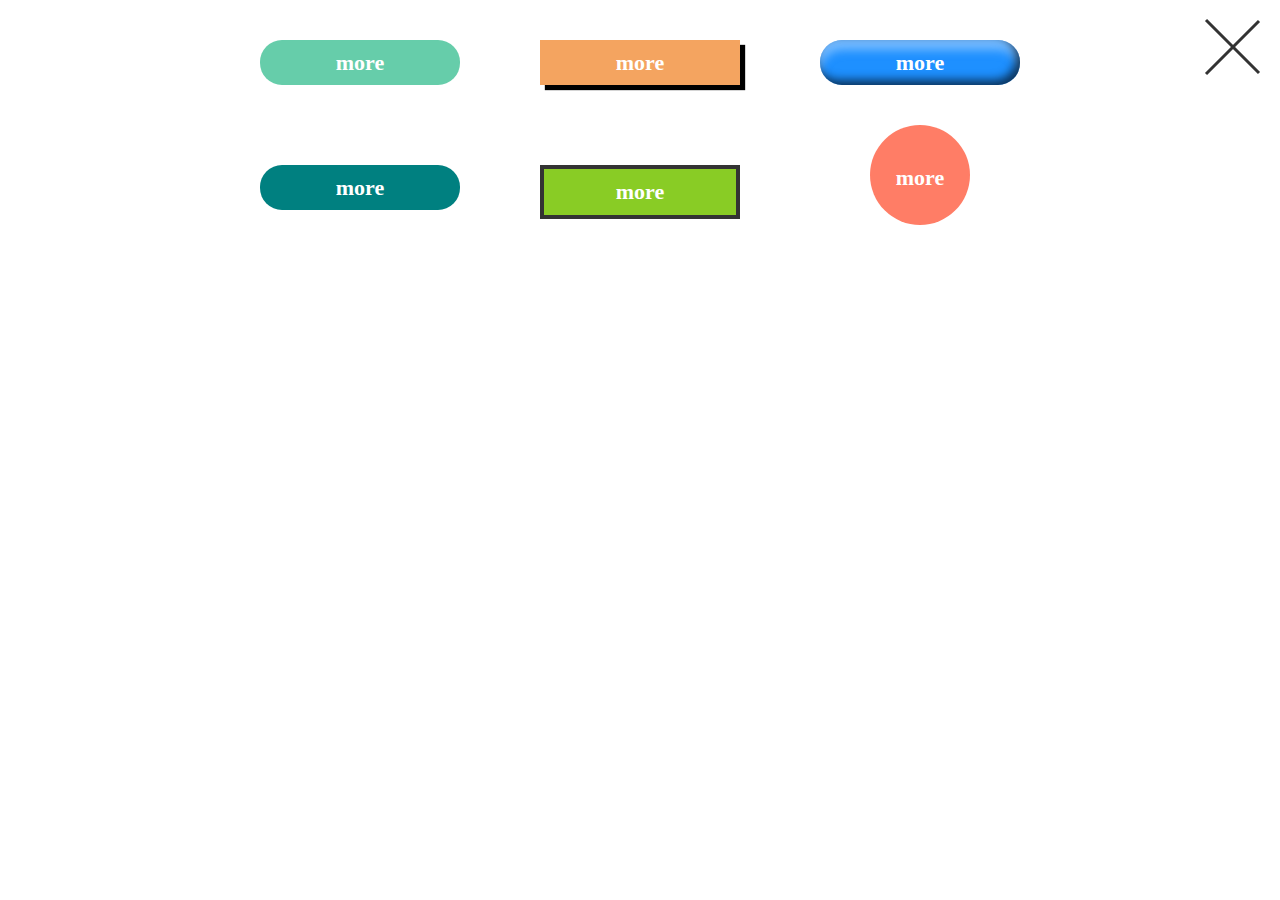
<file: button/index.html>
<!doctype html>
<html lang="ja">

<head>
  <meta charset="utf-8">
  <title>button</title>
  <link rel="stylesheet" href="css/reset.css">
  <link rel="stylesheet" href="css/style.css">
</head>

<body>

  <div class="flex">
    <p class="b1"><a href="#">more</a></p>
    <p class="b2"><a href="#">more</a></p>
    <p class="b3"><a href="#"><span>more</span></a></p>
  </div>
  <div class="flex">
    <p class="b4"><a href="#">more</a></p>
    <p class="b5"><a href="#">more</a></p>
    <p class="b6"><a href="#">more</a></p>
  </div>


  <!-- 閉じるボタン -->
  <div class="close_btm" type="button" onclick="window.close();"></div>


</body>

</html>
</file>
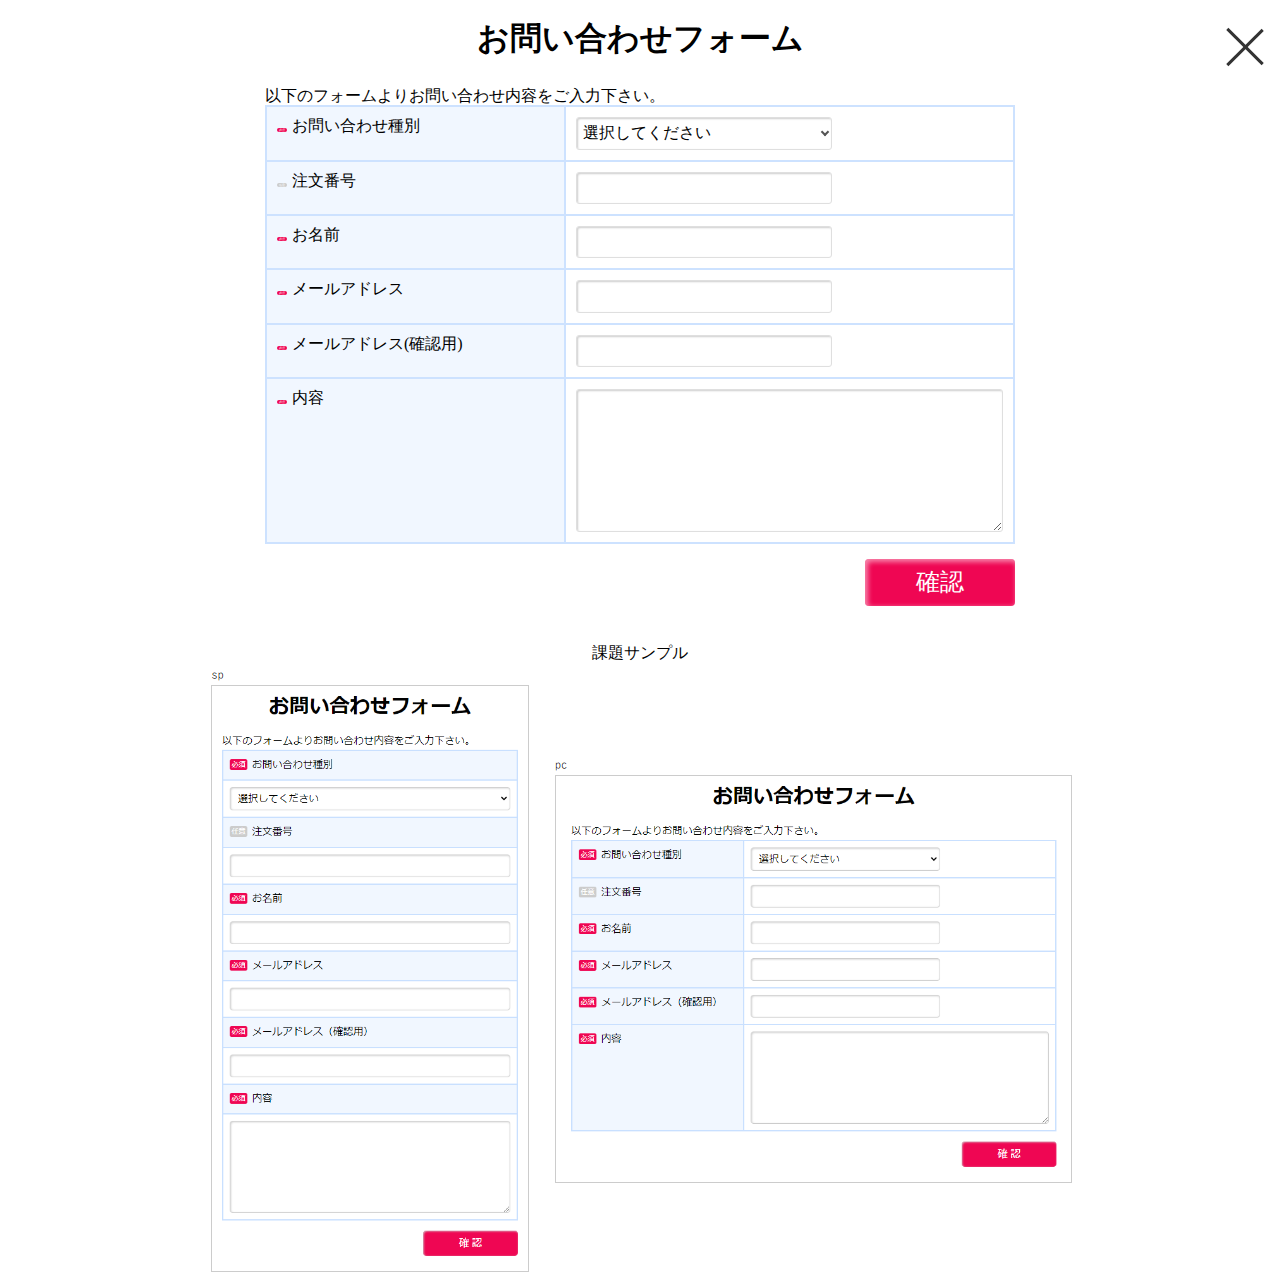
<file: form/index.html>
<!DOCTYPE html>
<html lang="ja">

<head>
	<meta charset="UTF-8">
	<meta http-equiv="X-UA-Compatible" content="IE=edge">
	<meta name="viewport" content="width=device-width, initial-scale=1.0">
	<link rel="stylesheet" href="css/reset.css">
	<link rel="stylesheet" href="css/style.css">
	<title>form</title>
</head>

<body>
	<main>
		<h1>お問い合わせフォーム</h1>
		<p>以下のフォームよりお問い合わせ内容をご入力下さい。</p>
		<div class="form">
			<p class="ue"><span class="hissu">必須</span>お問い合わせ種別</p>
			<div class="yazirusi border">
				<select name="category">
					<option value="選択してください">選択してください</option>
					<option value="#">#</option>
				</select>
			</div>
			<p class="ue"><span class="nini">任意</span>注文番号</p>
			<div class="border">
				<input type="text" name="order_number">
			</div>
			<p class="ue"><span class="hissu">必須</span>お名前</p>
			<div class="border">
				<input type="text" name="user_name">
			</div>
			<p class="ue"><span class="hissu">必須</span>メールアドレス</p>
			<div class="border">
				<input type="email" name="user_mail">
			</div>
			<p class="ue"><span class="hissu">必須</span>メールアドレス(確認用)</p>
			<div class="border">
				<input type="email" name="user_mail">
			</div>
			<p class="ue"><span class="hissu">必須</span>内容</p>
			<div class="border">
				<textarea name="message" rows="7"></textarea>
			</div>
		</div><!-- form -->


		<div class="button">
			<a href="#">確認</a>
		</div>
	</main>


	<div class="sample">
		<h2>課題サンプル</h2>
		<div class="images">
			<img src="image/sample_sp.png" alt="sample_sp">
			<img src="image/sample_pc.png" alt="sample_pc">
		</div>

		<!-- 閉じるボタン -->
		<div class="close_btm" type="button" onclick="window.close();"></div>

	</div>





</body>

</html>
</file>
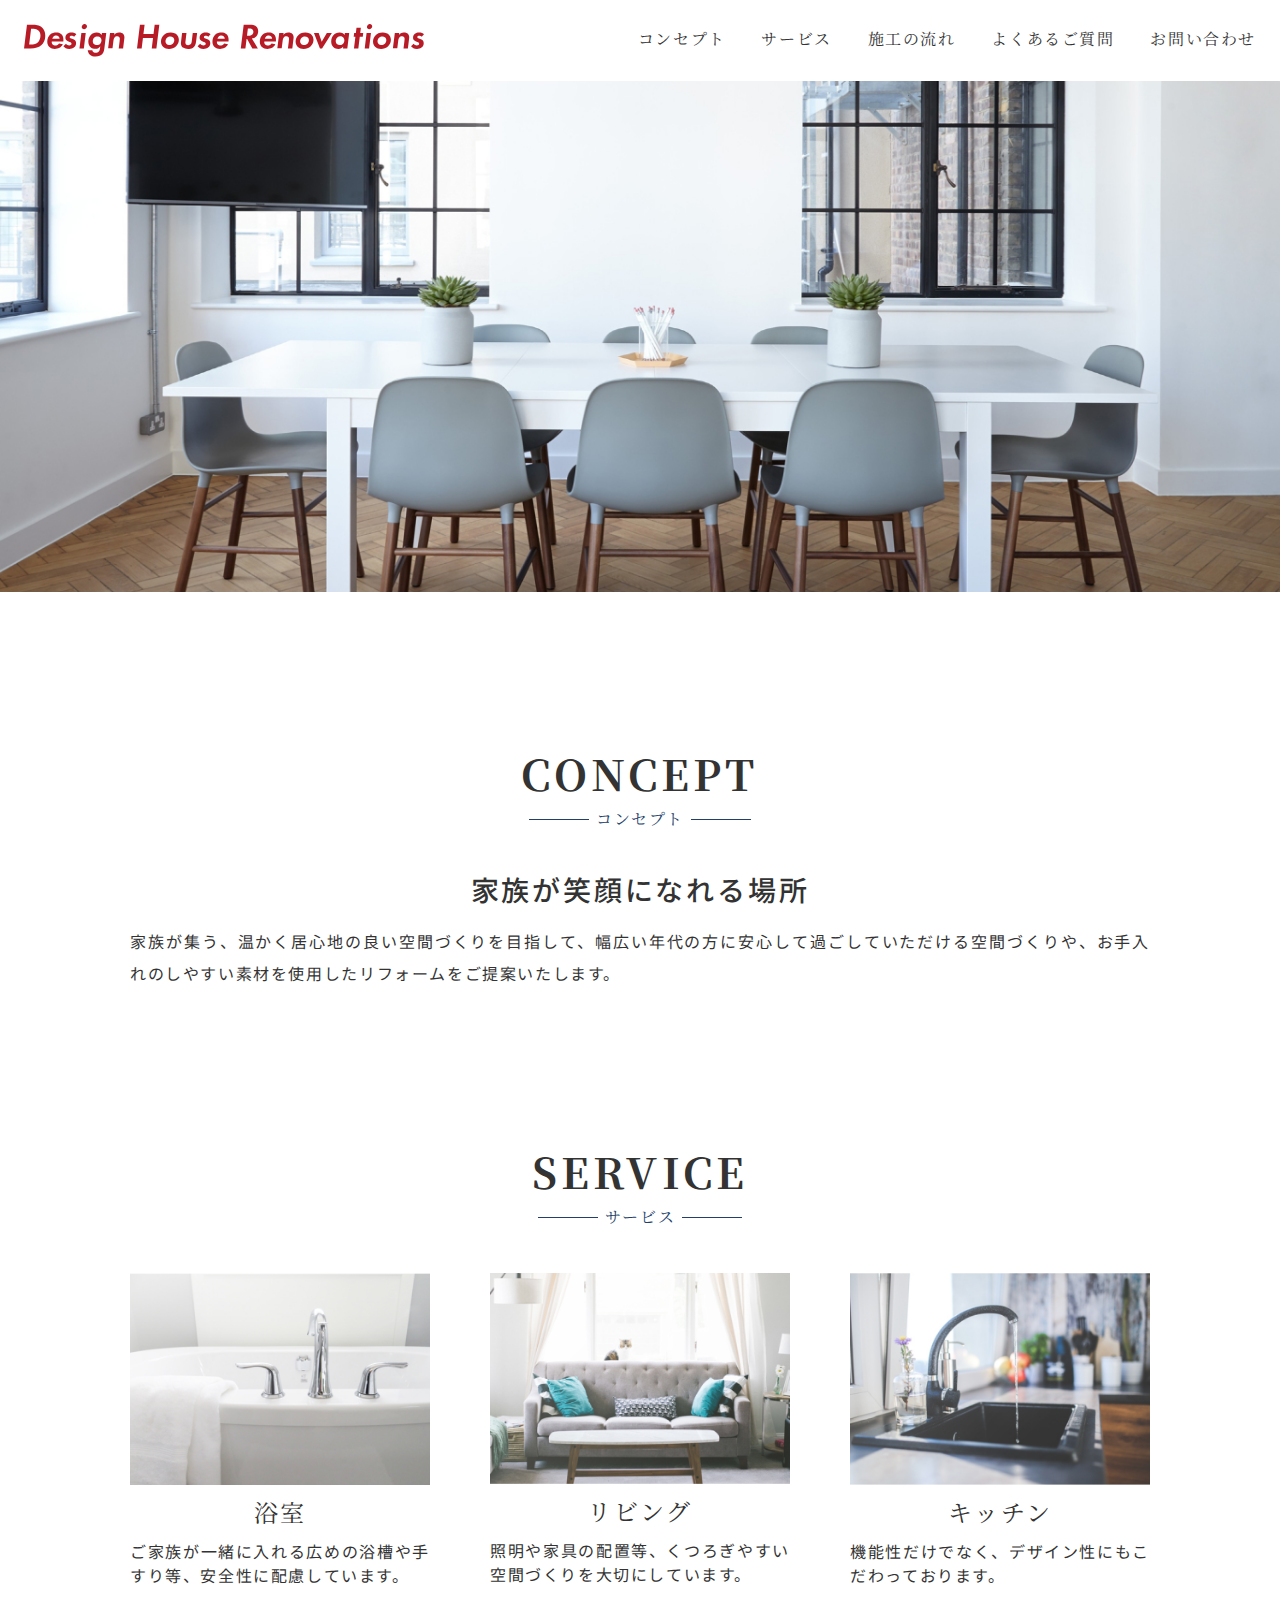
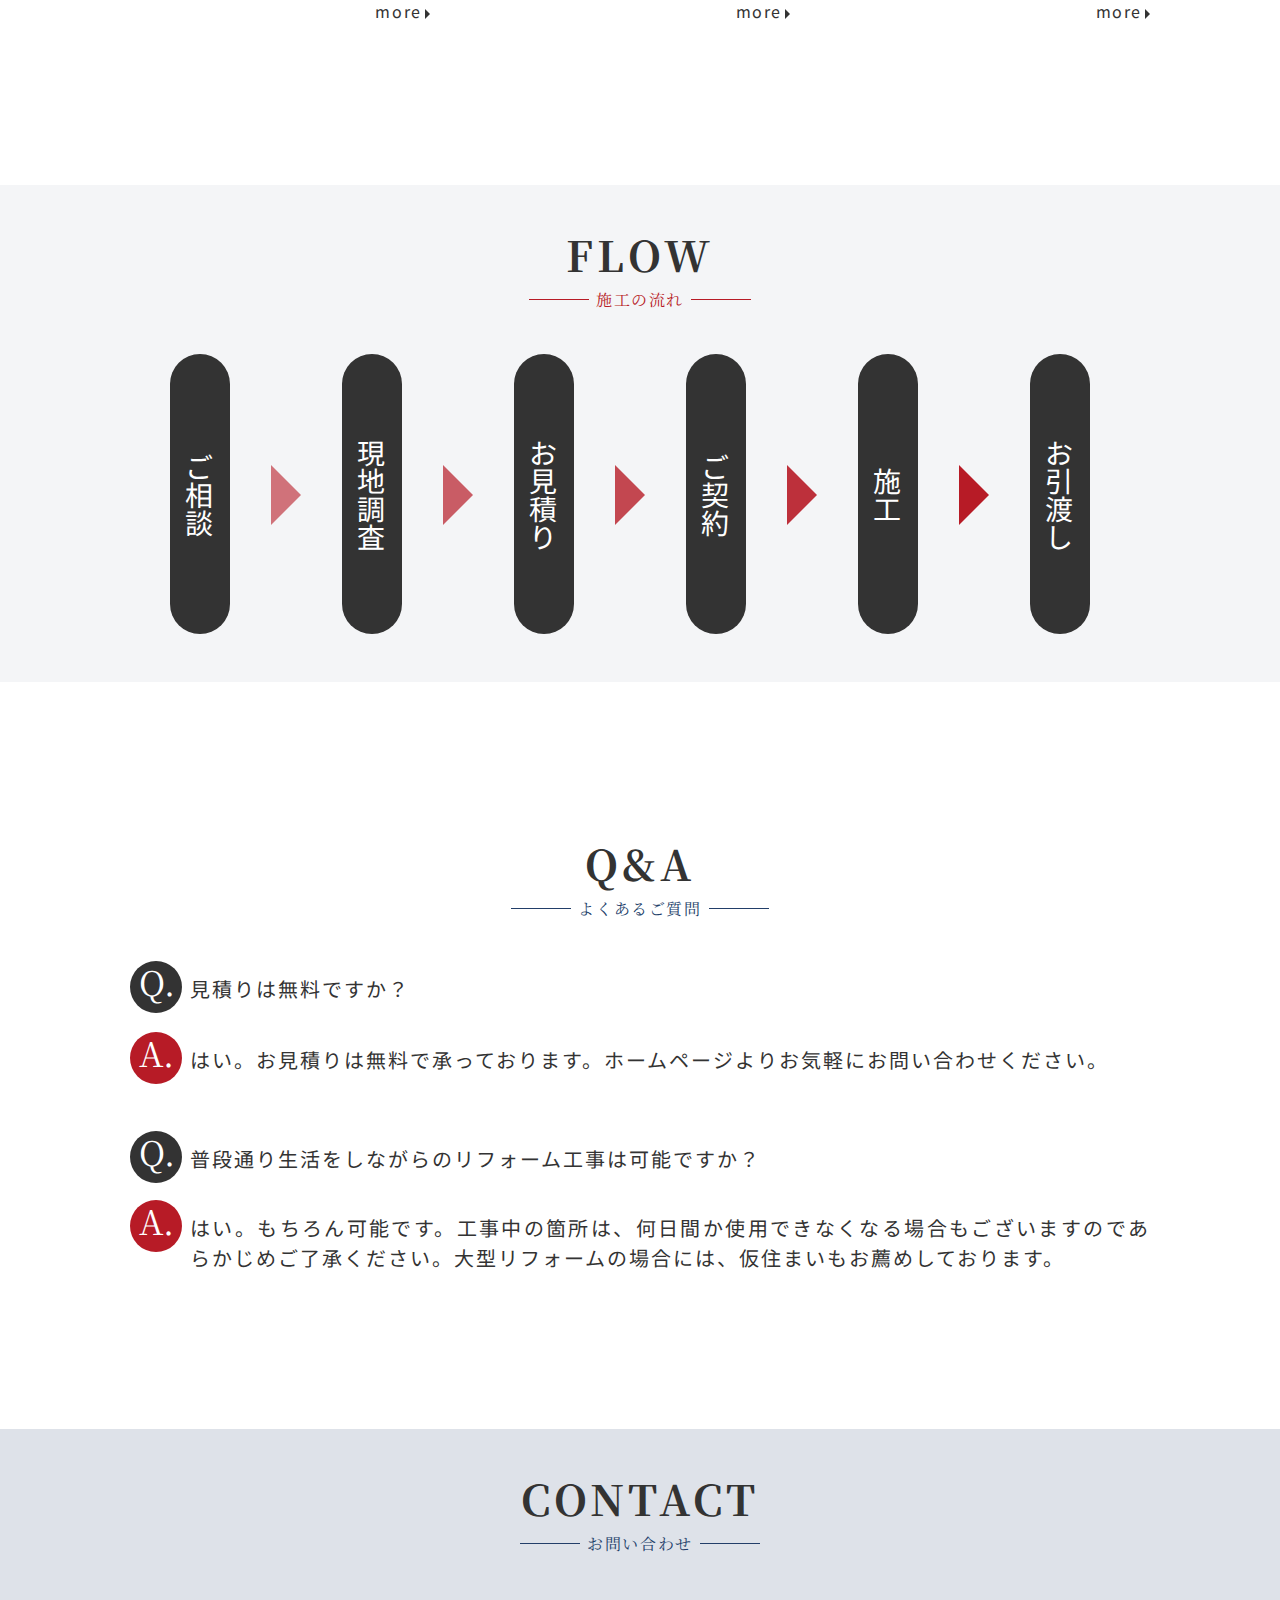
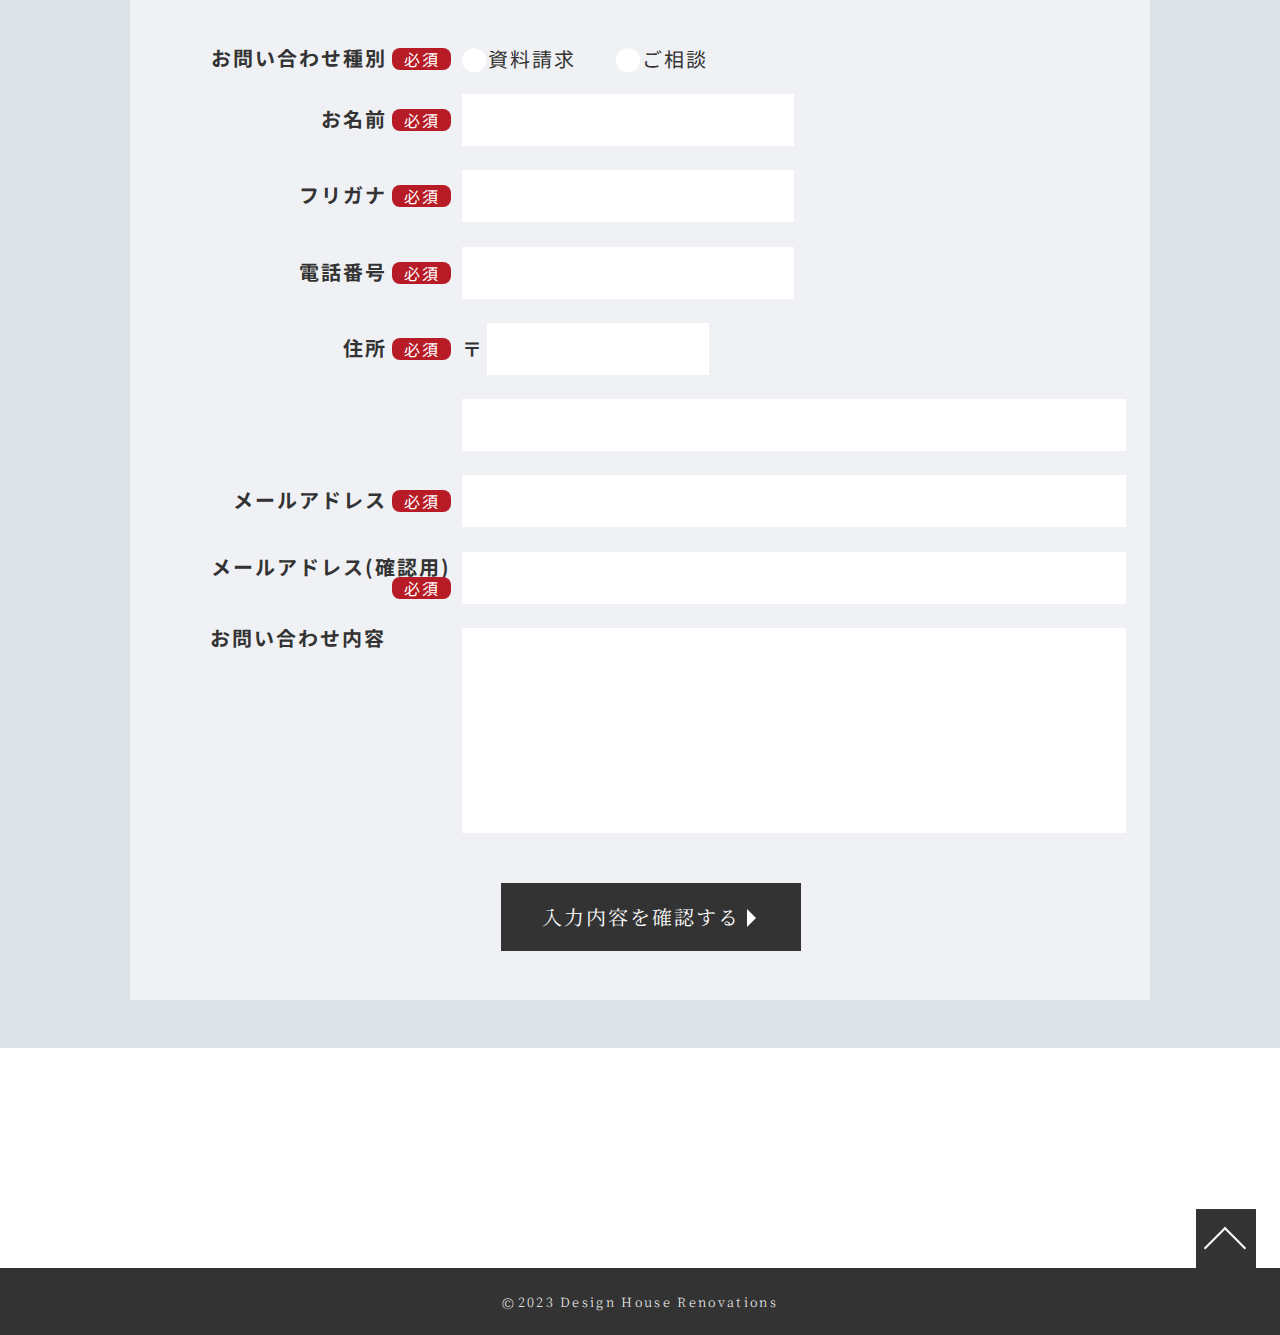
<file: html_css/index.html>
<!DOCTYPE html>
<html lang="ja">

<head>
	<meta charset="UTF-8">
	<meta http-equiv="X-UA-Compatible" content="IE=edge">
	<meta name="viewport" content="width=device-width, initial-scale=1.0">
	<link rel="stylesheet" href="css/destyle.css">
	<link rel="stylesheet" href="css/style.css">
	<link rel="preconnect" href="https://fonts.googleapis.com">
	<link rel="preconnect" href="https://fonts.gstatic.com" crossorigin>
	<link
		href="https://fonts.googleapis.com/css2?family=Noto+Sans+JP:wght@400;500;700&family=Noto+Serif+JP:wght@200;400;700&display=swap"
		rel="stylesheet">
	<title>Design House Renovation</title>
</head>

<body>
	<header>
		<nav class="gMenu">
			<input class="menu-btn" type="checkbox" id="menu-btn">
			<label class="menu-icon" for="menu-btn">
				<span class="navicon"></span>
			</label>
			<ul class="menu">
				<li><a href="#concept">コンセプト</a></li>
				<li><a href="#service">サービス</a></li>
				<li><a href="#flow">施工の流れ</a></li>
				<li><a href="#q-a">よくあるご質問</a></li>
				<li><a href="#contact">お問い合わせ</a></li>
			</ul>
		</nav>
		<h1><a href="index.html"><img src="images/logo.svg" alt="Design House Renovation"></a></h1>
	</header>

	<main>
		<img class="sp" src="images/hero-1.png" alt="top">
		<img class="pc" src="images/hero-2.png" alt="top">
		<section id="concept">
			<h2>concept</h2>
			<p class="sub">コンセプト</p>
			<h3>家族が笑顔になれる場所</h3>
			<p class="text">家族が集う、温かく居心地の良い空間づくりを目指して、幅広い年代の方に安心して過ごしていただける空間づくりや、お手入れのしやすい素材を使用したリフォームをご提案いたします。</p>
		</section><!-- /concept -->

		<section id="service">
			<h2>service</h2>
			<p class="sub">サービス</p>
			<div class="flex">
				<div class="wrapper">
					<img src="images/list-1-img.png" alt="浴室の写真">
					<h3>浴室</h3>
					<p class="text">ご家族が一緒に入れる広めの浴槽や手すり等、安全性に配慮しています。</p>
					<p class="more"><a href="#">more</a></p>
				</div>
				<div class="wrapper">
					<img src="images/list-2-img.png" alt="リビングの写真">
					<h3>リビング</h3>
					<p class="text">照明や家具の配置等、くつろぎやすい空間づくりを大切にしています。</p>
					<p class="more"><a href="#">more</a></p>
				</div>
				<div class="wrapper">
					<img src="images/list-3-img.png" alt="キッチンの写真">
					<h3>キッチン</h3>
					<p class="text">機能性だけでなく、デザイン性にもこだわっております。</p>
					<p class="more"><a href="#">more</a></p>
				</div>
			</div>
		</section><!-- /service -->

		<section id="flow">
			<h2>flow</h2>
			<p class="sub">施工の流れ</p>
			<div class="flex">
				<p class="flow-detail">ご相談</p>
				<div class="arrow fd-01"></div>
				<p class="flow-detail">現地調査</p>
				<div class="arrow fd-02"></div>
				<p class="flow-detail">お見積り</p>
				<div class="arrow fd-03"></div>
				<p class="flow-detail">ご契約</p>
				<div class="arrow fd-04"></div>
				<p class="flow-detail">施工</p>
				<div class="arrow"></div>
				<p class="flow-detail">お引渡し</p>
			</div>
		</section><!-- /flow -->

		<section id="q-a">
			<h2>q&a</h2>
			<p class="sub">よくあるご質問</p>
			<p class="text"><span class="question">q.</span>見積りは無料ですか？</p>
			<p class="text"><span class="answer">a.</span>はい。お見積りは無料で承っております。ホームページよりお気軽にお問い合わせください。</p>
			<p class="text"><span class="question">q.</span>普段通り生活をしながらのリフォーム工事は可能ですか？</p>
			<p class="text"><span
					class="answer">a.</span>はい。もちろん可能です。工事中の箇所は、何日間か使用できなくなる場合もございますのであらかじめご了承ください。大型リフォームの場合には、仮住まいもお薦めしております。
			</p>
		</section><!-- /q-a -->

		<section id="contact">
			<h2>contact</h2>
			<p class="sub">お問い合わせ</p>
			<div class="contact">
				<p class="form-item">お問い合わせ種別<small class="required">必須</small></p>
				<div class="input radios">
					<label>
						<input class="radio" type="radio" name="kinds" value="資料請求">資料請求</label>
					<label>
						<input class="radio" type="radio" name="kinds" value="ご相談">ご相談</label>
				</div>
				<p class="form-item">お名前<small class="required">必須</small></p>
				<div class="input ip-01">
					<input type="text" name="user-name">
				</div>
				<p class="form-item">フリガナ<small class="required">必須</small></p>
				<div class="input ip-01">
					<input type="text" name="user-name-kana">
				</div>
				<p class="form-item">電話番号<small class="required">必須</small></p>
				<div class="input ip-01">
					<input class="" type="text" name="user-number">
				</div>
				<p class="form-item">住所<small class="required">必須</small></p>
				<div class="input ip-02">
					<p>〒</p>
					<input type="text" name="user-postcode">
				</div>
				<div class="form-item"></div>
				<div class="input">
					<input class="ip-03" type="text" name="user-address">
				</div>
				<p class="form-item">メールアドレス<span class="required">必須</span></p>
				<div class="input">
					<input class="ip-03" type="email" name="user-mail">
				</div>
				<p class="form-item">メールアドレス(確認用)<small class="required">必須</small></p>
				<div class="input">
					<input class="ip-03" type="email" name="user-mail">
				</div>
				<p class="form-item">お問い合わせ内容</p>
				<div class="input">
					<textarea class="ip-03" name="message"></textarea>
				</div>
				<div class="check">
					<a href="#" class="more">入力内容を確認する</a>
				</div>
			</div>
		</section><!-- /contact -->
	</main>

	<footer>
		<div class="totop"><a href="index.html"></a></div>
		<small><span class="copy">&copy;</span>2023 design house renovations</small>
	</footer>
</body>

</html>
</file>
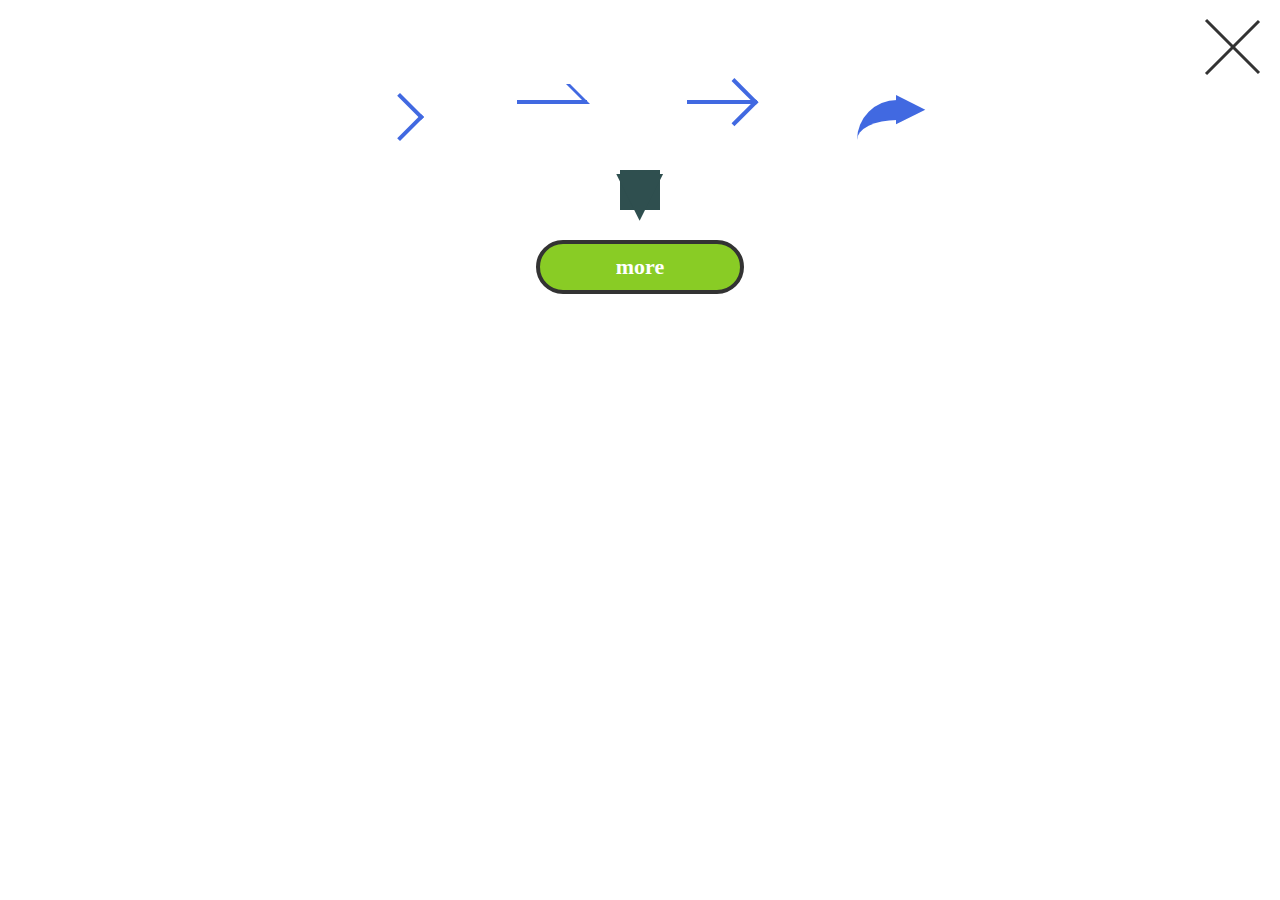
<file: icon/index.html>
<!DOCTYPE html>
<html lang="ja">

<head>
  <meta charset="utf-8">
  <title>icon | mini</title>
  <meta name="viewport" content="width=device-width, initial-scale=1.0">
  <link rel="stylesheet" href="css/style.css">
</head>

<body>

  <div class="flex">
    <div class="y1">
    </div>
    <div class="y2">
    </div>
    <div class="y3">
    </div>
    <div class="y4">
    </div>
  </div>

  <div>
    <div class="button">
      <a href="#">more</a>
      <div class="y5"></div>
    </div>
  </div>

  <!-- 閉じるボタン -->
  <div class="close_btm" type="button" onclick="window.close();"></div>


</body>

</html>
</file>
<file: button/css/style.css>
@charset "utf-8";

* {
  margin: 0;
  padding: 0;
}

/* ↓ここにコードを追加 */

p {
  margin: 40px;
}

.flex {
  display: flex;
  justify-content: center;
}

a {
  display: block;
  padding: 10px;
}

/* ボタン1 */
.b1 {
  background: #66cdaa;
  width: 200px;
  text-align: center;
  color: #fff;
  font-size: 22px;
  font-weight: bold;
  border-radius: 22px;
}

.b1 a {
  border-radius: 22px;
}

.b1:hover {
  background-color: #cc6688;
}

/* ボタン2 */
.b2 {
  background: #f4a460;
  width: 200px;
  text-align: center;
  color: #fff;
  font-size: 22px;
  font-weight: bold;
  box-shadow: 5px 5px 1px 0 #000;
}

.b2:hover {
  position: relative;
  transform: translate(5px, 5px);
  box-shadow: none;
}

/* ボタン3 */
.b3 {
  background: #1e90ff;
  width: 200px;
  text-align: center;
  color: #fff;
  font-size: 22px;
  font-weight: bold;
  border-radius: 22px;
  box-shadow: -4px -5px 10px 0px rgba(6, 29, 51, 0.8) inset, 0px 10px 10px 0px rgba(204, 230, 255, 0.5)inset;
}

.b3 a {
  border-radius: 22px;
}

.b3:hover {
  box-shadow: 4px 5px 10px 0px rgba(6, 29, 51, 0.8) inset;
}

.b3:hover span {
  display: inline-block;
  transform: translate(2px, 2px);
}

/* ボタン4 */
.b4 {
  background: #008080;
  width: 200px;
  height: 45px;
  border-radius: 22px;
  text-align: center;
  color: #fff;
  font-size: 22px;
  font-weight: bold;
}

.b4:hover {
  background-color: #ff8bc5;
  transform: translate(-5px, 2px) scale(0.9);
  transition: all 2s ease-out 50ms;
}

.b4:hover a::before,
.b4:hover a::after {
  content: "///";
  color: #ff69b4;
}

/* ボタン5 */
.b5 {
  background: #89cc25;
  width: 200px;
  text-align: center;
  color: #fff;
  font-size: 22px;
  font-weight: bold;
  border: 4px solid #333;
}

.b5:hover {
  animation-name: b5;
  animation-duration: 0.2s;
  animation-timing-function: linear;
  animation-iteration-count: infinite;
}

@keyframes b5 {
  0% {
    transform-origin: center;
    transform: rotate(0deg);
  }

  25% {
    transform-origin: center;
    transform: rotate(3deg);
  }

  75% {
    transform-origin: center;
    transform: rotate(-3deg);
  }

  100% {
    transform-origin: center;
    transform: rotate(0deg);
  }
}

/* ボタン6 */
.b6 {
  background: #ff7d66;
  width: 100px;
  height: 100px;
  text-align: center;
  color: #fff;
  font-size: 22px;
  font-weight: bold;
  border-radius: 50%;
  margin: 0 90px;
}

.b6 a {
  padding: 40px 20px;
  border-radius: 50%;
}

.b6:hover {
  background-color: #ff5233;
  transform: scale(1.2, 1.2);
}

/* ↑ここにコードを追加 */



/* 閉じるボタン */

.close_btm {
  position: absolute;
  top: 10px;
  right: 10px;
  width: 75px;
  aspect-ratio: 1 / 1;
}

.close_btm::before,
.close_btm::after {
  content: "";
  display: block;
  width: 75px;
  height: 3px;
  background: #333;
  transform-origin: center;
  transform: translate(0px, 35px)rotate(45deg);
}

.close_btm::after {
  transform: translate(0px, 33px) rotate(-45deg)
}
</file>
<file: form/css/style.css>
@charset "UTF-8";

/* SPページ */
body {
	font-size: 16px;
}

main {
	width: 90%;
	max-width: 500px;
	margin: 0 auto;
	position: relative;
}

h1 {
	font-size: 2em;
	font-weight: bold;
	text-align: center;
	margin: 20px 0 30px;
}

.form {
	border-right: 2px solid #cde2ff;
	border-left: 2px solid #cde2ff;
	border-bottom: 2px solid #cde2ff;
}


.border {
	padding: 10px;
}

select,
input,
textarea {
	border: 1px solid #dfdfdf;
	border-radius: 3px;
	padding: 6px;
	width: 100%;
	box-shadow: 1px 1px 2px 0px rgba(0, 0, 0, 0.2) inset;
}

.ue {
	padding: 10px;
	background: #f1f7ff;
	border-top: 2px solid #cde2ff;
	border-bottom: 2px solid #cde2ff;
}

.hissu {
	font-size: .2em;
	color: #fff;
	background: #ef0653;
	margin-right: 5px;
	padding: 0 2px;
	border-radius: 3px;
}

.nini {
	font-size: .2em;
	color: #fff;
	background: #cccccc;
	margin-right: 5px;
	padding: 0 2px;
	border-radius: 3px;
}

.yazirusi {
	position: relative;
}

.yazirusi::after {
	content: "";
	width: 6px;
	height: 6px;
	border-bottom: 2px solid #545454;
	border-right: 2px solid #545454;
	transform: rotate(45deg);
	position: absolute;
	right: 15px;
	top: 22px;
}

.button {
	font-size: 1.5em;
	color: #fff;
	background: #ef0653;
	width: 150px;
	padding: 10px;
	text-align: center;
	border-radius: 4px;
	position: absolute;
	right: 0;
	margin-top: 15px;
	box-shadow: 2px 2px 5px 1px rgba(255, 255, 255, 0.5) inset;
}

a {
	display: block;
}


/* PCページ */
@media screen and (min-width: 920px) {
	body {
		font-size: 16px;
	}

	main {
		max-width: 750px;
	}

	.form {
		display: grid;
		grid-template-columns: 40% 60%;
		border: 1px solid #cde2ff;
	}

	select,
	input {
		width: 60%;
	}

	.border,
	.ue {
		border: 1px solid #cde2ff;
	}

	.yazirusi::after {
		right: 185px;
		top: 22px;
	}
}



.sample {
	width: 90%;
	text-align: center;
	margin: 100px auto 0;
}

.images {
	display: flex;
	flex-wrap: wrap;
	align-items: center;
	justify-content: center;
}

.images img {
	max-width: 100%;
}

/* 閉じるボタン */

.close_btm {
	position: absolute;
	top: 10px;
	right: 10px;
	width: 50px;
	aspect-ratio: 1 / 1;
}

.close_btm::before,
.close_btm::after {
	content: "";
	display: block;
	width: 50px;
	height: 3px;
	background: #333;
	transform-origin: center;
	transform: translate(0px, 35px)rotate(45deg);
}

.close_btm::after {
	transform: translate(0px, 33px) rotate(-45deg)
}
</file>
<file: html_css/css/style.css>
@charset "UTF-8";

/* 共通部分-------------------------------- */
* {
	letter-spacing: 0.1em;
	line-height: 1;
}

body {
	font-family: 'Noto Sans JP', sans-serif;
	color: #333333;
	width: 100%;
}

img {
	max-width: 100%;
}

/* SPページ(768px未満)-------------------------------- */
/* header-------------------------------- */
header {
	background: #fff;
	width: 100%;
	padding: 16px 12px;
}

/* ハンバーガーメニュー-------------------------------- */
.gMenu {
	width: 100%;
	position: absolute;
	right: 0;
	z-index: 10;
	font-family: 'Noto Serif JP', serif;
}

.gMenu .menu-icon {
	cursor: pointer;
	position: absolute;
	right: 12px;
	padding-top: 10px;
	height: 12px;
}

.gMenu .menu-icon .navicon {
	background: #B71B26;
	display: block;
	height: 2px;
	width: 31px;
	position: relative;
}

.gMenu .menu-icon .navicon::before,
.gMenu .menu-icon .navicon::after {
	background: #B71B26;
	content: "";
	display: block;
	height: 100%;
	position: absolute;
	width: 100%;
}

.gMenu .menu-icon .navicon::before {
	top: 10px;
}

.gMenu .menu-icon .navicon::after {
	top: -10px;
}

.gMenu .menu {
	background-color: rgba(255, 255, 255, 0.9);
	overflow: hidden;
	max-height: 0;
	transition: max-height .6s;
	text-align: center;
}

.gMenu .menu li:first-of-type {
	padding-top: 42px;
}

.gMenu .menu li:last-of-type {
	padding-bottom: 30vh;
}

.gMenu .menu li a {
	display: block;
	padding: 24px 30px 24px 20px;
	text-decoration: none;
	letter-spacing: 0;
}

.gMenu .menu li a:hover {
	background-color: #fff;
}

.gMenu .menu-btn {
	display: none;
}

.gMenu .menu-btn:checked~.menu {
	max-height: 532px;
	transition: max-height .6s;
}

.gMenu .menu-btn:checked~.menu-icon .navicon {
	background: transparent;
}

.gMenu .menu-btn:checked~.menu-icon .navicon::before {
	transform: rotate(-35deg);
	top: 0;
}

.gMenu .menu-btn:checked~.menu-icon .navicon::after {
	transform: rotate(35deg);
	top: 0;
}

/* メイン-------------------------------- */
img .sp {
	margin-bottom: 8px;
}

section {
	padding: 16px 12px;
	text-align: center;
	margin: 24px 0 48px;
}

.pc {
	display: none;
}

h2,
h3,
.sub,
small {
	font-family: 'Noto Serif JP', serif;
}

.text {
	font-size: .875rem;
	text-align: justify;
}

h2 {
	font-size: 1.75rem;
	text-transform: uppercase;
	font-weight: 700;
	padding-bottom: 4px;
}

.sub {
	display: inline-block;
	color: #223E69;
	font-size: .75rem;
	margin-bottom: 24px;
	position: relative;
}

.sub::before,
.sub::after {
	content: "";
	display: inline-block;
	width: 60px;
	border-bottom: 1px solid #223E69;
	position: absolute;
	top: 50%;
}

.sub::before {
	left: -67px;
}

.sub::after {
	right: -67px;
}

/* concept-------------------------------- */
#concept h3 {
	font-size: 1.25rem;
	font-family: 'Noto Sans JP', sans-serif;
	font-weight: 500;
	margin-bottom: 1rem;
}

#concept .text {
	line-height: 2;
	letter-spacing: 0.095em;
}

/* service--------------------------------  */
#service .wrapper:not(:last-child) {
	padding-bottom: 48px;
}

#service h3 {
	font-size: 1.25rem;
	padding: 8px;
}

#service .text {
	display: block;
	line-height: 1.5;
	padding-bottom: 8px;
}

#service .more {
	font-size: .875rem;
	text-align: right;
	padding-right: 11px;
	position: relative;
}

.more::after {
	content: "";
	display: inline-block;
	border: 5px solid transparent;
	border-left: 5px solid #333333;
	position: absolute;
	bottom: 0;
	right: -4px;
}

/* flow-------------------------------- */
#flow {
	background: rgba(34, 62, 105, .05);
	padding: 15px 0 16px;
	margin: 64px 0 64px;
}

#flow .sub {
	color: #B71B26;
}

#flow .sub::before,
#flow .sub::after {
	border-bottom: 1px solid #B71B26
}

.flow-detail {
	width: 90%;
	max-width: 300px;
	color: #fff;
	background: #333333;
	border-radius: 32px;
	margin: 0 auto;
	padding: 8px;
	position: relative;
}

.arrow {
	display: inline-block;
	border: 16px solid transparent;
	border-top: 16px solid #B71B26;
	margin: 8px 0 -9px;
}

.fd-01 {
	opacity: .6;
}

.fd-02 {
	opacity: .7;
}

.fd-03 {
	opacity: .8;
}

.fd-04 {
	opacity: .9;
}

/* Q&A-------------------------------- */
#q-a .text {
	text-align: justify;
	padding: 5px 0 24px 43px;
	font-size: 1rem;
	line-height: 1.5;
	position: relative;
}

#q-a .text:nth-child(5),
#q-a .text:nth-child(6) {
	padding-bottom: 17px;
}

.question,
.answer {
	font-size: 1.25rem;
	text-transform: uppercase;
	color: #fff;
	font-family: 'Noto Serif JP', serif;
	position: absolute;
	letter-spacing: 0;
	top: 6px;
	left: 9px;
	z-index: 10;
}

.question::before,
.answer::before {
	content: "";
	width: 36px;
	height: 36px;
	background: #333333;
	border-radius: 50%;
	position: absolute;
	top: -6px;
	left: -9px;
	z-index: -1;
}

.answer::before {
	background: #B71B26;
}


/* contact-------------------------------- */
#contact {
	background: rgba(34, 62, 105, .15);
	padding: 15px 0;
	margin-bottom: 64px;
}

.contact {
	padding: 0 12px;
	font-weight: 700;
}

.form-item {
	margin-bottom: 8px;
}

input,
textarea {
	background: #fff;
	width: 100%;
	height: 30px;
	margin-bottom: 24px;
}

.radios {
	font-size: .875rem;
	font-weight: 400;
	display: flex;
	justify-content: center;
	gap: .35em 2.85em;
	margin: 16px 0 26px;
}

.radio {
	appearance: none;
	display: none;
}

.radios label {
	padding-left: 20px;
	position: relative;
	cursor: pointer;
}

.radios label::before {
	content: '';
	display: block;
	border-radius: 50%;
	background-color: #fff;
	width: 16px;
	height: 16px;
	position: absolute;
	top: 50%;
	left: 0;
	transform: translateY(-45%);
}

.radio:checked {
	content: '';
	display: block;
	border-radius: 50%;
	width: 10px;
	height: 10px;
	background-color: #333333;
	position: absolute;
	top: 50%;
	left: 3px;
	transform: translateY(-45%);
}

.required {
	font-family: 'Noto Sans JP', sans-serif;
	font-weight: 400;
	font-size: .625rem;
	color: #fff;
	background-color: #B71B26;
	padding: 4px 9px;
	border-radius: 8px;
	display: inline-block;
	vertical-align: top;
	margin-left: 3px;
}

.ip-02 {
	display: flex;
}

.ip-02 p {
	font-size: .875rem;
	display: flex;
	align-items: center;
	margin-right: 3px;
}

.ip-02 input {
	display: inline-block;
	width: 125px;
	margin-bottom: 0;
}

textarea {
	resize: none;
	height: 120px;
}

.check {
	background: #333333;
	color: #fff;
	font-family: 'Noto Serif JP', serif;
	vertical-align: text-bottom;
	font-weight: 400;
	padding: 17px 25px 15px 16px;
	width: 90%;
	max-width: 200px;
	position: relative;
	margin: 0 auto;
}

.check .more::after {
	border: 6px solid transparent;
	border-left: 6px solid #fff;
	bottom: 17px;
	right: 11px;
}

/* footer------------------------------------------- */

footer {
	text-align: center;
	vertical-align: text-top;
	/* display: flex;
	align-items: center;
	justify-content: center; */
	background-color: #333333;
	padding: 12px 18px 20px 14px;
	margin-top: 128px;
	position: relative;
}

footer small {
	text-transform: capitalize;
	color: #fff;
	font-size: .7rem;
	letter-spacing: 0.112rem;
	font-weight: 200;
}

footer small .copy {
	font-size: 0.9rem;
	vertical-align: text-bottom;
	padding-right: 2px;
}

.totop {
	background: #333333;
	width: 46px;
	height: 47px;
	position: absolute;
	right: 12px;
	bottom: 50px;
}

.totop a {
	display: block;
	width: 15px;
	padding: 10px;
	border-left: 2px solid #fff;
	border-top: 2px solid #fff;
	transform: rotate(45deg);
	position: absolute;
	right: 12px;
	bottom: 6px;
}


/* PCページ(768px~1139px)------------------------------ */
@media screen and (min-width:768px) {

	/* header--------------------------------------------- */
	header {
		padding: 24px;
		display: flex;
		align-items: center;
		justify-content: space-between;
		position: relative;
	}

	h1 {
		flex-basis: 35%;
	}

	.gMenu input,
	.gMenu label {
		opacity: 0;
	}

	.gMenu .menu {
		width: 65%;
		display: flex;
		max-height: inherit;
		justify-content: end;
		background-color: transparent;
		position: absolute;
		left: 35%;
		top: -10px;
	}

	.gMenu .menu li:first-of-type {
		padding-top: 0;
	}

	.gMenu .menu li:last-of-type {
		padding-bottom: 0;
		margin-right: 24px;
	}

	.gMenu .menu li a {
		padding: 0;
		letter-spacing: 0.1em;
	}

	.gMenu .menu li:not(:last-child) {
		padding-right: 4.3%;
	}

	header img {
		width: 400px;
	}

	/* main------------------------------------------ */
	.pc {
		display: block;
		margin-bottom: 112px;
	}

	.sp {
		display: none;
	}

	section {
		padding: 48px 0;
		margin: 0 auto 65px;
	}

	section:not(#flow,
		#contact) {
		width: 90%;
		max-width: 1020px;
	}

	.text {
		font-size: 1rem;
		text-align: justify;
	}

	h2 {
		font-size: 2.625rem;
		margin-bottom: 12px;
	}

	.sub {
		font-size: 1rem;
		margin-bottom: 48px;
	}

	.sub::before,
	.sub::after {
		top: 45%;
	}

	/* concept-------------------------------- */
	#concept h3 {
		font-size: 1.75rem;
		margin-bottom: 22px;
	}

	#concept .text {
		line-height: 2;
		letter-spacing: .1005rem;
	}

	/* service--------------------------------  */
	#service .flex {
		display: flex;
		justify-content: space-between;
		padding-bottom: 48px;
	}

	#service .wrapper:not(:last-child) {
		padding-bottom: 0;
	}

	#service .wrapper {
		flex-basis: 29.4%;
		position: relative;
	}

	#service h3 {
		font-size: 1.5rem;
		padding: 15px;
	}

	#service .text {
		padding-bottom: 16px;
	}

	#service .more {
		font-size: 1rem;
		position: absolute;
		bottom: -16px;
		right: -3px;
	}

	.more::after {
		bottom: 0;
		right: -2px;
	}

	/* flow-------------------------------- */
	#flow {
		padding: 48px 0;
		margin: 86px 0 112px;
	}

	#flow .flex {
		display: flex;
		justify-content: space-between;
		width: 90%;
		max-width: 940px;
		margin: 0 auto;
	}

	.flow-detail:not(:last-child) {
		margin: -2px 0 0
	}

	.flow-detail:last-child {
		margin-right: 20px;
	}

	.flow-detail {
		display: flex;
		align-items: center;
		font-size: 1.75rem;
		width: 60px;
		height: 280px;
		border-radius: 60px;
		margin: -2px 0 0;
		position: relative;
	}

	.arrow {
		border: 30px solid transparent;
		border-left: 30px solid #B71B26;
		height: 60px;
		margin: 109px -15px 0 15px;
	}

	/* Q&A-------------------------------- */
	#q-a {
		margin-bottom: 68px;
	}

	#q-a .text {
		font-size: 1.25rem;
		padding: 9px 0 32px 60px;
	}

	#q-a .text:nth-child(4) {
		padding-bottom: 60px;
	}

	#q-a .text:nth-child(5) {
		padding-bottom: 30px;
	}

	#q-a .text:nth-child(6) {
		padding-bottom: 40px;
	}

	.question,
	.answer {
		font-size: 2.125rem;
		text-transform: uppercase;
		color: #fff;
		font-family: 'Noto Serif JP', serif;
		position: absolute;
		letter-spacing: 0;
		top: 0px;
		left: 9px;
	}

	.question::before,
	.answer::before {
		width: 52px;
		height: 52px;
		top: -4px;
		left: -9px;
	}

	/* contact-------------------------------- */
	#contact {
		background: rgba(34, 62, 105, .15);
		margin-bottom: 220px;
		padding: 48px 0;
	}

	.contact {
		background: rgba(255, 255, 255, .5);
		max-width: 1020px;
		height: 1000px;
		margin: 0 auto;
		padding: 36px 0;
		display: flex;
		flex-wrap: wrap;
		align-items: center;
		justify-content: center;
	}

	.form-item {
		font-size: 1.25rem;
		margin-bottom: 8px;
		flex-basis: 32%;
		text-align: end;
		padding: 0 5px 0 18px;
		margin: 0;
	}

	.input,
	.radios {
		flex-basis: 68%;
		text-align: start;
		padding: 0 24px 0 6px;
	}

	input,
	textarea {
		font-size: 1.25rem;
		width: inherit;
		height: 52px;
		margin-bottom: 0;
	}

	.radios {
		font-size: 1.25rem;
		justify-content: start;
		font-weight: 400;
		gap: .3em 2em;
		margin: 0;
	}

	.radios label {
		padding-left: 26px;
	}

	.radios label::before {
		width: 24px;
		height: 24px;
	}

	.radio:checked {
		width: 14px;
		height: 14px;
		top: 55%;
		left: 5px;
		transform: translateY(-48%);
	}

	.required {
		font-size: 1rem;
		padding: 3px 12px;
		border-radius: 8px;
		display: inline-block;
		vertical-align: top;
		margin-left: 5px;
	}

	.ip-01 {
		width: 50%;
	}

	.ip-02 p {
		font-size: 1.25rem;
	}

	.ip-02 input {
		width: 40%;
		max-width: 222px;
		margin-bottom: 0;
	}

	.ip-03 {
		width: 100%;
		max-width: 664px;
	}

	.contact .form-item:last-of-type {
		margin-bottom: auto;
		padding-top: 12px;
		padding-right: 70px;
	}

	textarea {
		height: 205px;
	}

	.check {
		font-size: 1.25rem;
		padding: 24px 38px 24px 18px;
		max-width: 300px;
		margin-top: 26px;
		margin-right: 34.25%;
	}

	.check .more::after {
		border: 9.5px solid transparent;
		border-left: 9.5px solid #fff;
		bottom: 24px;
		right: 36px;
	}

	/* footer ------------------------------------- */
	footer {
		padding: 24px;
	}

	.totop {
		width: 60px;
		height: 60px;
		right: 24px;
		bottom: 66px;
	}

	.totop a {
		display: block;
		padding: 14px;
		position: absolute;
		right: 16px;
		bottom: 6px;
	}

	footer small {
		font-size: 0.8rem;
		letter-spacing: 0.145rem;
	}

}
</file>
<file: icon/css/style.css>
@charset "utf-8";

* {
  margin: 0;
  padding: 0;
}

/* ↓ここにコードを追加 */

div {
  margin: 50px;
}

.flex {
  display: flex;
  justify-content: center;
}

/* 矢印１ */
.y1 {
  width: 30px;
  height: 30px;
  border-bottom: 4px solid #4169e1;
  border-right: 4px solid #4169e1;
  transform: rotate(-45deg);
}

/* 矢印2 */
.y2 {
  width: 70px;
  height: 4px;
  background: #4169e1;
}

.y2::after {
  content: "";
  display: inline-block;
  width: 30px;
  height: 20px;
  border-right: 4px solid #4169e1;
  transform: skewX(45deg) translate(45px, -16px);
}

/* 矢印3 */
.y3 {
  width: 70px;
  height: 4px;
  background: #4169e1;
}

.y3::after {
  content: "";
  display: inline-block;
  width: 30px;
  height: 30px;
  border-bottom: 4px solid #4169e1;
  border-right: 4px solid #4169e1;
  transform: rotate(-45deg) translate(32px, 11px);
}

/* 矢印4 */
.y4 {
  border-left: 20px solid #4169e1;
  border-radius: 0 0 0 40px;
  width: 20px;
  height: 40px;
  transform: rotate(90deg);
  /* background: aquamarine; */
}

.y4::after {
  content: "▲";
  display: inline-block;
  font-size: 50px;
  color: #4169e1;
  transform: translate(-35px, -45px);
}

/* 矢印ボタン */

.button {
  background: #89cc25;
  border-radius: 30px;
  width: 200px;
  padding: 10px 0;
  text-align: center;
  color: #fff;
  font-size: 22px;
  font-weight: bold;
  margin: 40px;
  border: 4px solid #333;
  position: relative;
  margin: 0 auto;
}

.button a {
  display: block;
  background-color: transparent;
  text-decoration: none;
  color: inherit;
}

.button:hover {
  animation-name: button;
  animation-duration: 0.1s;
  animation-timing-function: linear;
  animation-iteration-count: infinite;
}

@keyframes button {
  0% {
    transform-origin: center;
    transform: rotate(0deg);
  }

  25% {
    transform-origin: center;
    transform: rotate(1deg);
  }

  75% {
    transform-origin: center;
    transform: rotate(-1deg);
  }

  100% {
    transform-origin: center;
    transform: rotate(0deg);
  }
}

button::before {
  content: "";
  display: inline-block;
  width: 70px;
  height: 4px;
  background: #4169e1;
  z-index: 10;
}

.y5 {
  width: 40px;
  height: 40px;
  background: #2f4f4f;
  position: absolute;
  left: 30px;
  bottom: 30px;
  animation-name: ose;
  animation-duration: 1s;
  animation-iteration-count: infinite;
}

.y5::after {
  content: "▲";
  display: inline-block;
  font-size: 80px;
  color: #2f4f4f;
  transform: rotate(180deg) translate(20px, 15px);
}

@keyframes ose {
  0% {
    transform: scale(0.9) translateY(0px);
  }

  75% {
    transform: scale(1.2, 0.5) translateY(50px);
  }

  100% {
    transform: scale(0.9) translateY(0px);
  }
}


/* ↑ここにコードを追加 */


/* 閉じるボタン */

.close_btm {
  position: absolute;
  top: 10px;
  right: 10px;
  width: 75px;
  aspect-ratio: 1 / 1;
  margin: 0;
  cursor: pointer;
}

.close_btm::before,
.close_btm::after {
  content: "";
  display: block;
  width: 75px;
  height: 3px;
  background: #333;
  transform-origin: center;
  transform: translate(0px, 35px)rotate(45deg);
}

.close_btm::after {
  transform: translate(0px, 33px) rotate(-45deg)
}
</file>
<file: html_css/css/destyle.css>
/*! destyle.css v2.0.2 | MIT License | https://github.com/nicolas-cusan/destyle.css */

/* Reset box-model and set borders */
/* ============================================ */

*,
::before,
::after {
  box-sizing: border-box;
  border-style: solid;
  border-width: 0;
}

/* Document */
/* ============================================ */

/**
 * 1. Correct the line height in all browsers.
 * 2. Prevent adjustments of font size after orientation changes in iOS.
 * 3. Remove gray overlay on links for iOS.
 */

html {
  line-height: 1.15; /* 1 */
  -webkit-text-size-adjust: 100%; /* 2 */
  -webkit-tap-highlight-color: transparent; /* 3*/
}

/* Sections */
/* ============================================ */

/**
 * Remove the margin in all browsers.
 */

body {
  margin: 0;
}

/**
 * Render the `main` element consistently in IE.
 */

main {
  display: block;
}

/* Vertical rhythm */
/* ============================================ */

p,
table,
blockquote,
address,
pre,
iframe,
form,
figure,
dl {
  margin: 0;
}

/* Headings */
/* ============================================ */

h1,
h2,
h3,
h4,
h5,
h6 {
  font-size: inherit;
  line-height: inherit;
  font-weight: inherit;
  margin: 0;
}

/* Lists (enumeration) */
/* ============================================ */

ul,
ol {
  margin: 0;
  padding: 0;
  list-style: none;
}

/* Lists (definition) */
/* ============================================ */

dt {
  font-weight: bold;
}

dd {
  margin-left: 0;
}

/* Grouping content */
/* ============================================ */

/**
 * 1. Add the correct box sizing in Firefox.
 * 2. Show the overflow in Edge and IE.
 */

hr {
  box-sizing: content-box; /* 1 */
  height: 0; /* 1 */
  overflow: visible; /* 2 */
  border-top-width: 1px;
  margin: 0;
  clear: both;
  color: inherit;
}

/**
 * 1. Correct the inheritance and scaling of font size in all browsers.
 * 2. Correct the odd `em` font sizing in all browsers.
 */

pre {
  font-family: monospace, monospace; /* 1 */
  font-size: inherit; /* 2 */
}

address {
  font-style: inherit;
}

/* Text-level semantics */
/* ============================================ */

/**
 * Remove the gray background on active links in IE 10.
 */

a {
  background-color: transparent;
  text-decoration: none;
  color: inherit;
}

/**
 * 1. Remove the bottom border in Chrome 57-
 * 2. Add the correct text decoration in Chrome, Edge, IE, Opera, and Safari.
 */

abbr[title] {
  text-decoration: underline; /* 2 */
  text-decoration: underline dotted; /* 2 */
}

/**
 * Add the correct font weight in Chrome, Edge, and Safari.
 */

b,
strong {
  font-weight: bolder;
}

/**
 * 1. Correct the inheritance and scaling of font size in all browsers.
 * 2. Correct the odd `em` font sizing in all browsers.
 */

code,
kbd,
samp {
  font-family: monospace, monospace; /* 1 */
  font-size: inherit; /* 2 */
}

/**
 * Add the correct font size in all browsers.
 */

small {
  font-size: 80%;
}

/**
 * Prevent `sub` and `sup` elements from affecting the line height in
 * all browsers.
 */

sub,
sup {
  font-size: 75%;
  line-height: 0;
  position: relative;
  vertical-align: baseline;
}

sub {
  bottom: -0.25em;
}

sup {
  top: -0.5em;
}

/* Embedded content */
/* ============================================ */

/**
 * Prevent vertical alignment issues.
 */

img,
embed,
object,
iframe {
  vertical-align: bottom;
}

/* Forms */
/* ============================================ */

/**
 * Reset form fields to make them styleable
 */

button,
input,
optgroup,
select,
textarea {
  -webkit-appearance: none;
  appearance: none;
  vertical-align: middle;
  color: inherit;
  font: inherit;
  background: transparent;
  padding: 0;
  margin: 0;
  outline: 0;
  border-radius: 0;
  text-align: inherit;
}

/**
 * Reset radio and checkbox appearance to preserve their look in iOS.
 */

[type="checkbox"] {
  -webkit-appearance: checkbox;
  appearance: checkbox;
}

[type="radio"] {
  -webkit-appearance: radio;
  appearance: radio;
}

/**
 * Show the overflow in IE.
 * 1. Show the overflow in Edge.
 */

button,
input {
  /* 1 */
  overflow: visible;
}

/**
 * Remove the inheritance of text transform in Edge, Firefox, and IE.
 * 1. Remove the inheritance of text transform in Firefox.
 */

button,
select {
  /* 1 */
  text-transform: none;
}

/**
 * Correct the inability to style clickable types in iOS and Safari.
 */

button,
[type="button"],
[type="reset"],
[type="submit"] {
  cursor: pointer;
  -webkit-appearance: none;
  appearance: none;
}

button[disabled],
[type="button"][disabled],
[type="reset"][disabled],
[type="submit"][disabled] {
  cursor: default;
}

/**
 * Remove the inner border and padding in Firefox.
 */

button::-moz-focus-inner,
[type="button"]::-moz-focus-inner,
[type="reset"]::-moz-focus-inner,
[type="submit"]::-moz-focus-inner {
  border-style: none;
  padding: 0;
}

/**
 * Restore the focus styles unset by the previous rule.
 */

button:-moz-focusring,
[type="button"]:-moz-focusring,
[type="reset"]:-moz-focusring,
[type="submit"]:-moz-focusring {
  outline: 1px dotted ButtonText;
}

/**
 * Remove arrow in IE10 & IE11
 */

select::-ms-expand {
  display: none;
}

/**
 * Remove padding
 */

option {
  padding: 0;
}

/**
 * Reset to invisible
 */

fieldset {
  margin: 0;
  padding: 0;
  min-width: 0;
}

/**
 * 1. Correct the text wrapping in Edge and IE.
 * 2. Correct the color inheritance from `fieldset` elements in IE.
 * 3. Remove the padding so developers are not caught out when they zero out
 *    `fieldset` elements in all browsers.
 */

legend {
  color: inherit; /* 2 */
  display: table; /* 1 */
  max-width: 100%; /* 1 */
  padding: 0; /* 3 */
  white-space: normal; /* 1 */
}

/**
 * Add the correct vertical alignment in Chrome, Firefox, and Opera.
 */

progress {
  vertical-align: baseline;
}

/**
 * Remove the default vertical scrollbar in IE 10+.
 */

textarea {
  overflow: auto;
}

/**
 * Correct the cursor style of increment and decrement buttons in Chrome.
 */

[type="number"]::-webkit-inner-spin-button,
[type="number"]::-webkit-outer-spin-button {
  height: auto;
}

/**
 * 1. Correct the outline style in Safari.
 */

[type="search"] {
  outline-offset: -2px; /* 1 */
}

/**
 * Remove the inner padding in Chrome and Safari on macOS.
 */

[type="search"]::-webkit-search-decoration {
  -webkit-appearance: none;
}

/**
 * 1. Correct the inability to style clickable types in iOS and Safari.
 * 2. Change font properties to `inherit` in Safari.
 */

::-webkit-file-upload-button {
  -webkit-appearance: button; /* 1 */
  font: inherit; /* 2 */
}

/**
 * Clickable labels
 */

label[for] {
  cursor: pointer;
}

/* Interactive */
/* ============================================ */

/*
 * Add the correct display in Edge, IE 10+, and Firefox.
 */

details {
  display: block;
}

/*
 * Add the correct display in all browsers.
 */

summary {
  display: list-item;
}

/*
 * Remove outline for editable content.
 */

[contenteditable] {
  outline: none;
}

/* Table */
/* ============================================ */

table {
  border-collapse: collapse;
  border-spacing: 0;
}

caption {
  text-align: left;
}

td,
th {
  vertical-align: top;
  padding: 0;
}

th {
  text-align: left;
  font-weight: bold;
}

/* Misc */
/* ============================================ */

/**
 * Add the correct display in IE 10+.
 */

template {
  display: none;
}

/**
 * Add the correct display in IE 10.
 */

[hidden] {
  display: none;
}
</file>
